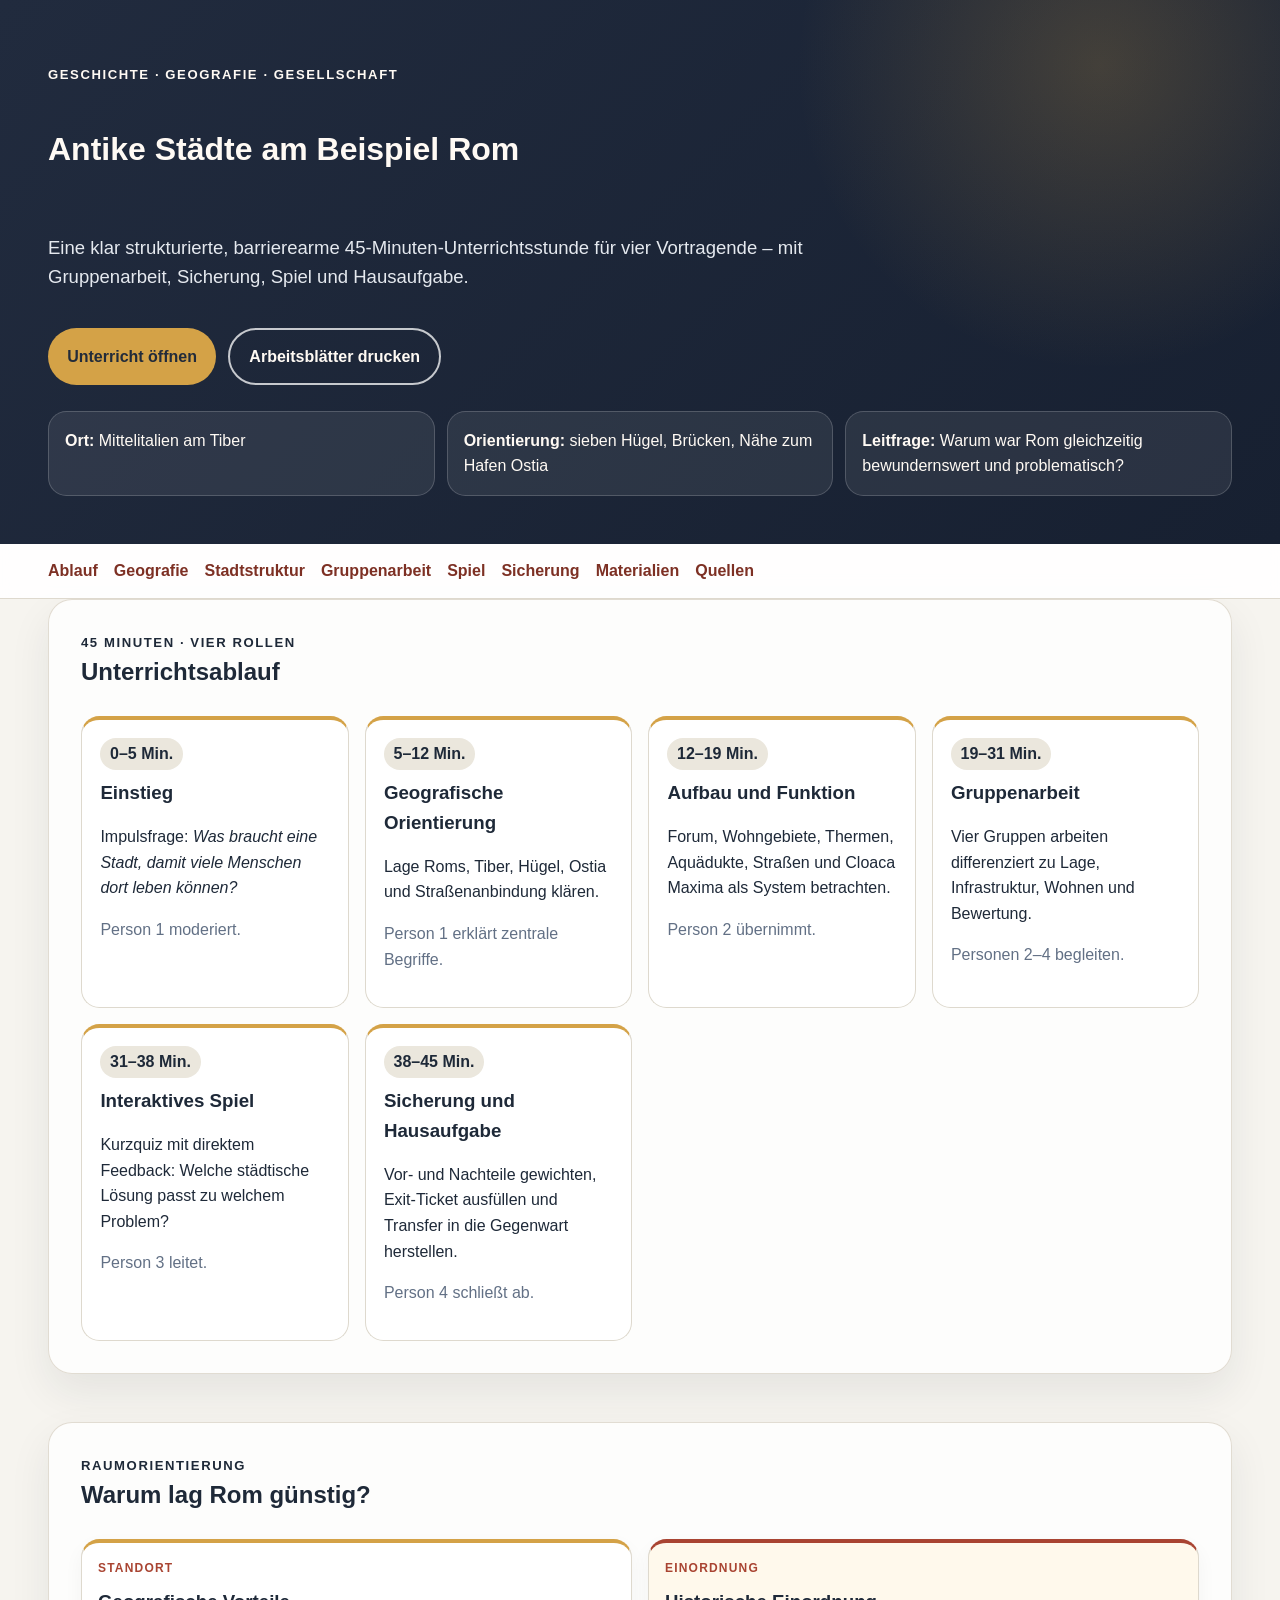
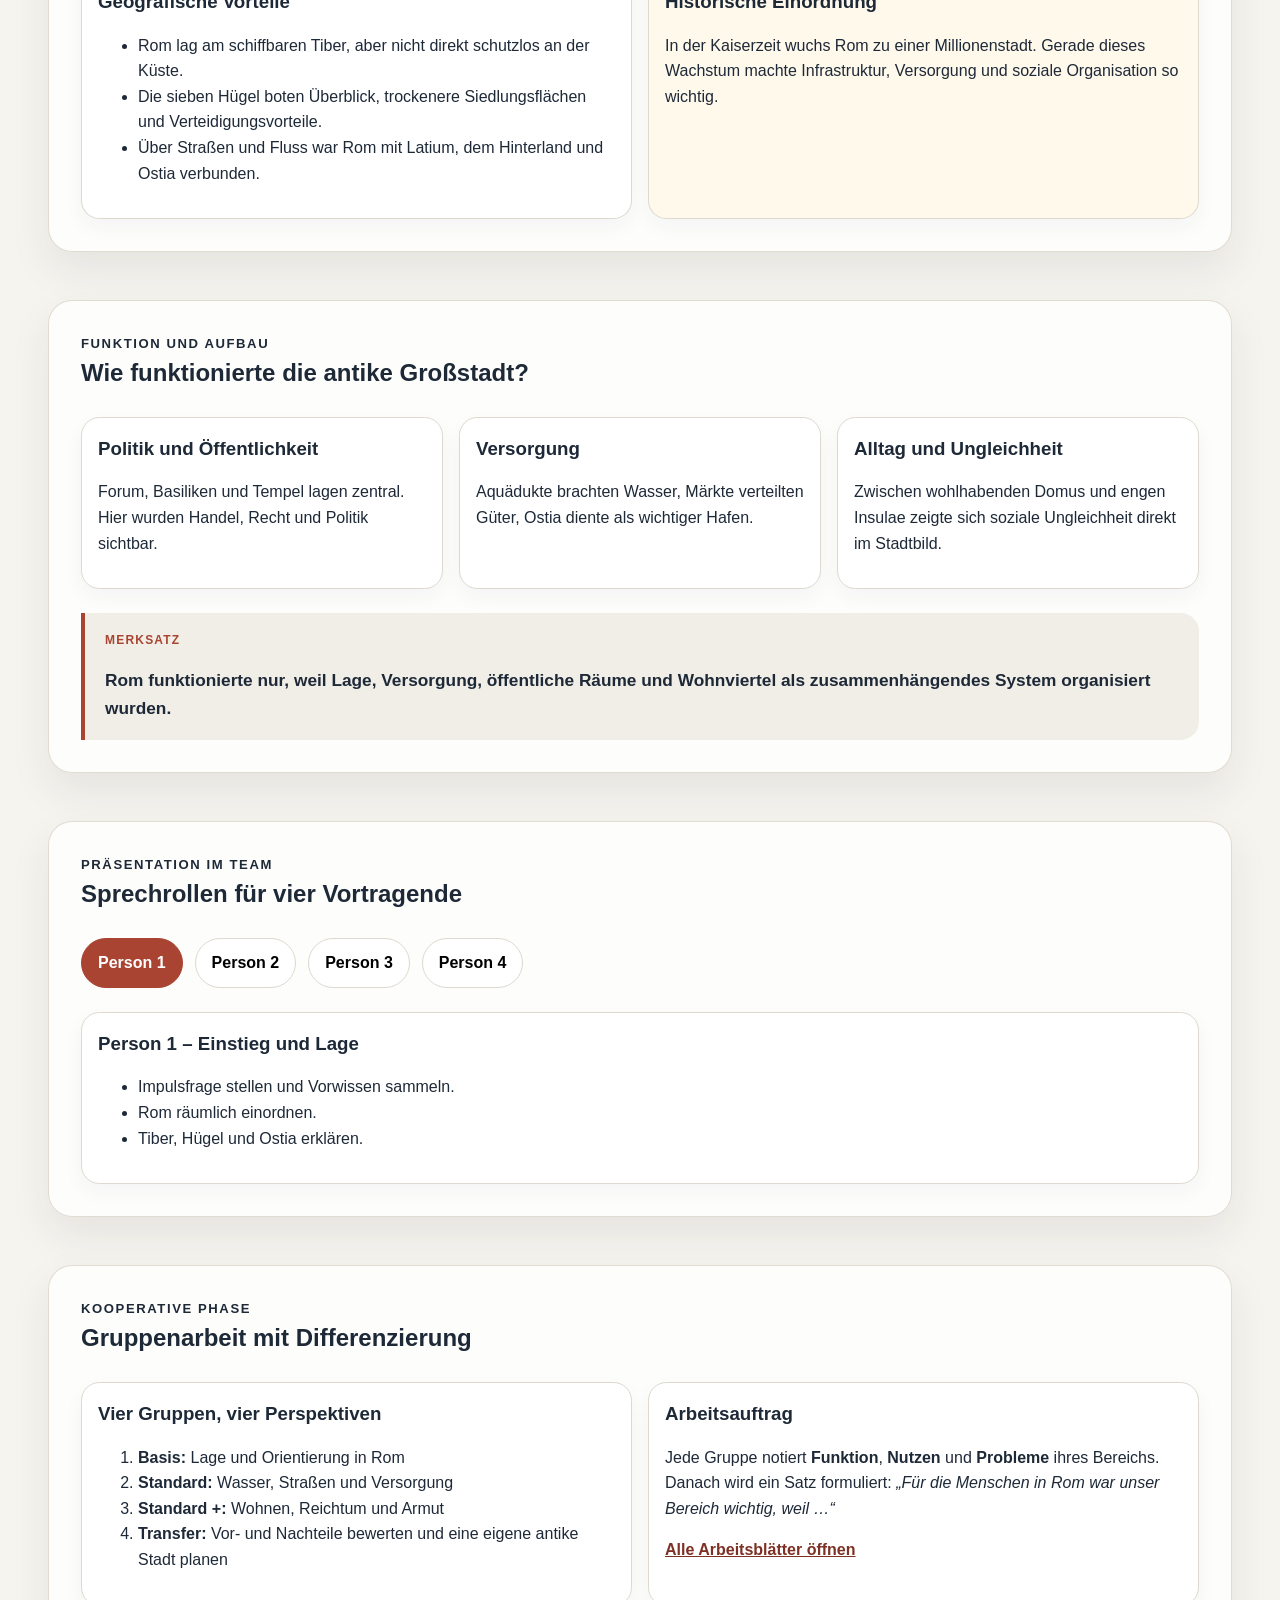
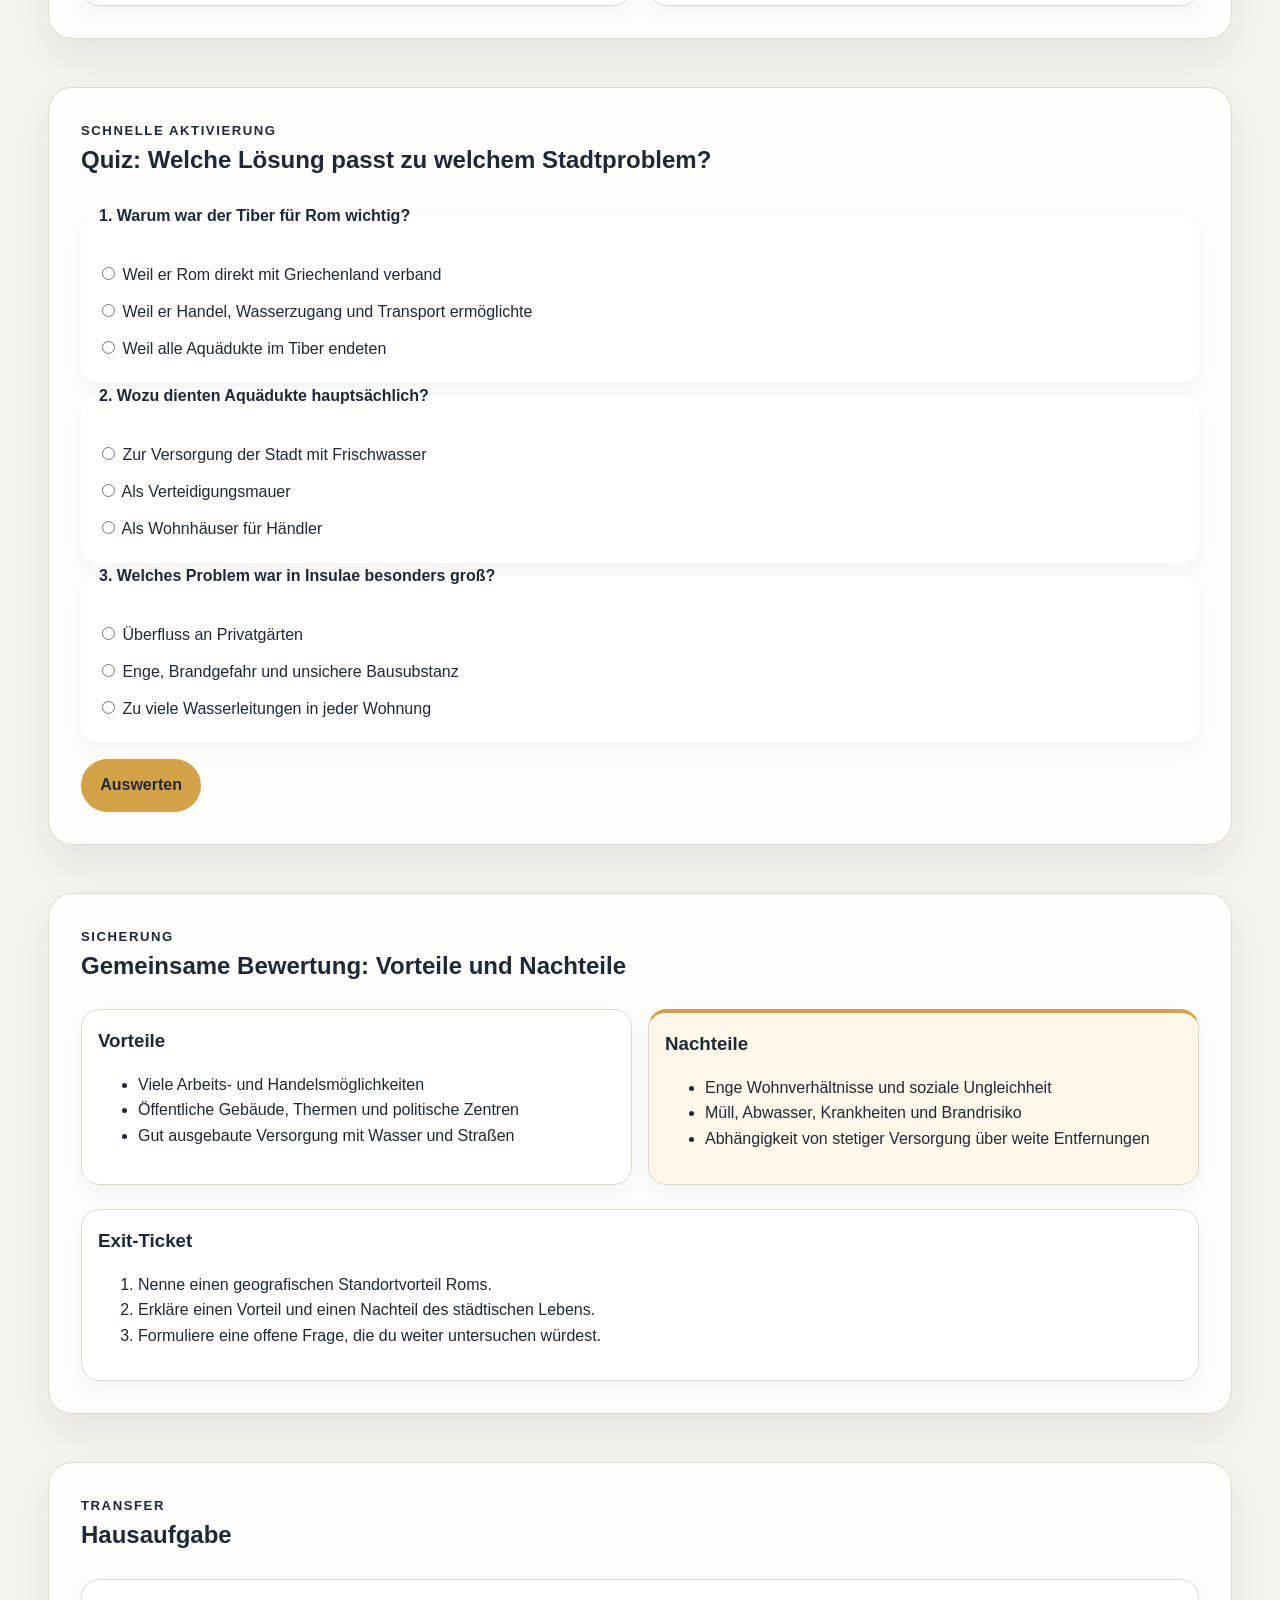
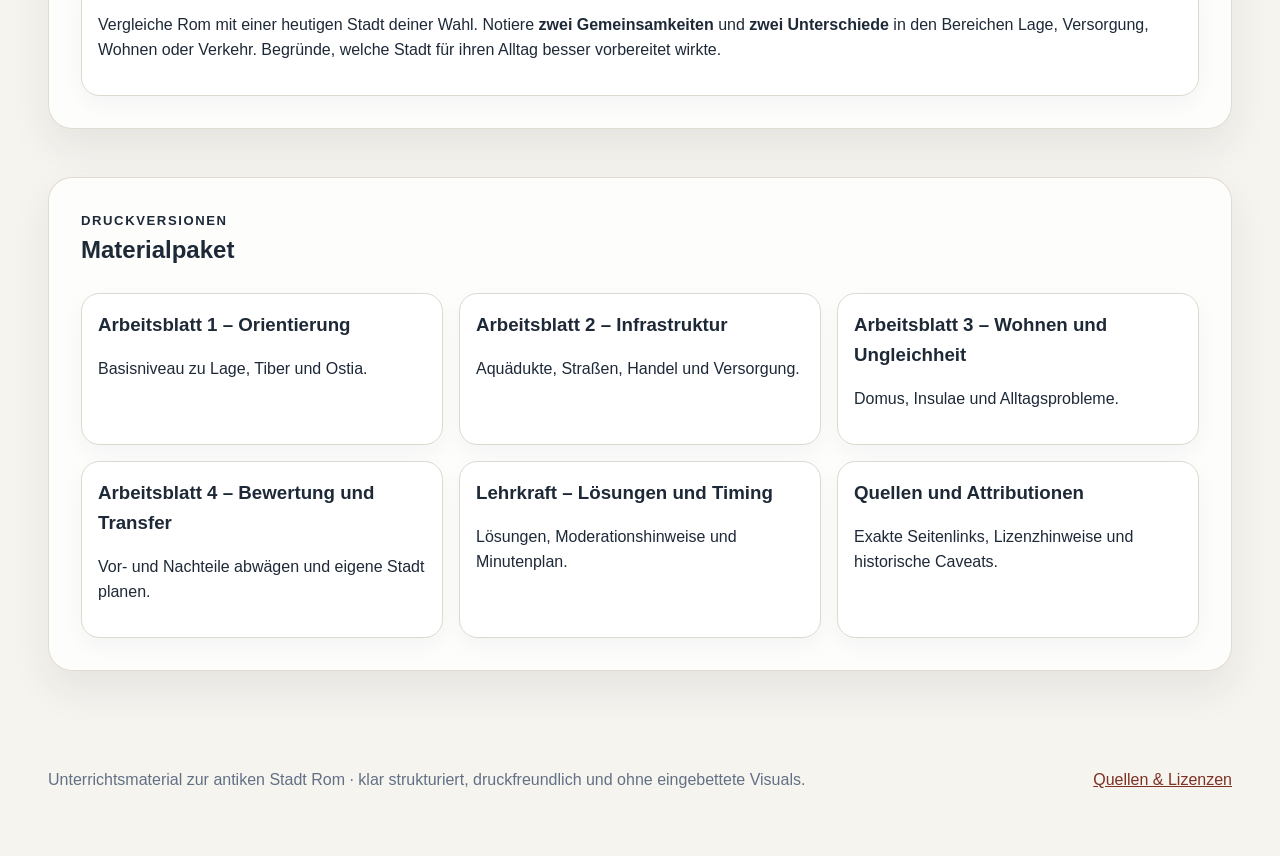
<file: index.html>
<!doctype html>
<html lang="de">
  <head>
    <meta charset="utf-8">
    <meta name="viewport" content="width=device-width, initial-scale=1">
    <title>Antikes Rom unterrichten – interaktive 45-Minuten-Stunde</title>
    <meta name="description" content="Interaktive Unterrichtswebsite zur antiken Stadt Rom mit Ablaufplan, Gruppenarbeit, Quiz, Arbeitsblättern und Lehrkraft-Hinweisen.">
    <link rel="stylesheet" href="styles.css">
    <script defer src="script.js"></script>
  </head>
  <body>
    <a class="skip-link" href="#inhalt">Direkt zum Inhalt</a>
    <header class="hero">
      <div class="hero__content wrapper">
        <p class="eyebrow">Geschichte · Geografie · Gesellschaft</p>
        <h1>Antike Städte am Beispiel Rom</h1>
        <p class="lead">Eine klar strukturierte, barrierearme 45‑Minuten-Unterrichtsstunde für vier Vortragende – mit Gruppenarbeit, Sicherung, Spiel und Hausaufgabe.</p>
        <div class="hero__actions">
          <a class="button" href="#ablauf">Unterricht öffnen</a>
          <a class="button button--secondary" href="materialien/arbeitsblatt-1-orientierung.html">Arbeitsblätter drucken</a>
        </div>
        <ul class="facts" aria-label="Schnellüberblick zu Rom">
          <li><strong>Ort:</strong> Mittelitalien am Tiber</li>
          <li><strong>Orientierung:</strong> sieben Hügel, Brücken, Nähe zum Hafen Ostia</li>
          <li><strong>Leitfrage:</strong> Warum war Rom gleichzeitig bewundernswert und problematisch?</li>
        </ul>
      </div>
    </header>

    <nav class="site-nav" aria-label="Hauptnavigation">
      <div class="wrapper nav__inner">
        <a href="#ablauf">Ablauf</a>
        <a href="#geografie">Geografie</a>
        <a href="#stadt">Stadtstruktur</a>
        <a href="#gruppen">Gruppenarbeit</a>
        <a href="#spiel">Spiel</a>
        <a href="#sicherung">Sicherung</a>
        <a href="#materialien">Materialien</a>
        <a href="quellen.html">Quellen</a>
      </div>
    </nav>

    <main id="inhalt" class="wrapper stack-xl">
      <section id="ablauf" class="panel stack-lg">
        <div class="section-heading">
          <p class="eyebrow">45 Minuten · vier Rollen</p>
          <h2>Unterrichtsablauf</h2>
        </div>
        <div class="timeline" role="list">
          <article class="timeline__item" role="listitem">
            <p class="timeline__time">0–5 Min.</p>
            <h3>Einstieg</h3>
            <p>Impulsfrage: <em>Was braucht eine Stadt, damit viele Menschen dort leben können?</em></p>
            <p class="muted">Person 1 moderiert.</p>
          </article>
          <article class="timeline__item" role="listitem">
            <p class="timeline__time">5–12 Min.</p>
            <h3>Geografische Orientierung</h3>
            <p>Lage Roms, Tiber, Hügel, Ostia und Straßenanbindung klären.</p>
            <p class="muted">Person 1 erklärt zentrale Begriffe.</p>
          </article>
          <article class="timeline__item" role="listitem">
            <p class="timeline__time">12–19 Min.</p>
            <h3>Aufbau und Funktion</h3>
            <p>Forum, Wohngebiete, Thermen, Aquädukte, Straßen und Cloaca Maxima als System betrachten.</p>
            <p class="muted">Person 2 übernimmt.</p>
          </article>
          <article class="timeline__item" role="listitem">
            <p class="timeline__time">19–31 Min.</p>
            <h3>Gruppenarbeit</h3>
            <p>Vier Gruppen arbeiten differenziert zu Lage, Infrastruktur, Wohnen und Bewertung.</p>
            <p class="muted">Personen 2–4 begleiten.</p>
          </article>
          <article class="timeline__item" role="listitem">
            <p class="timeline__time">31–38 Min.</p>
            <h3>Interaktives Spiel</h3>
            <p>Kurzquiz mit direktem Feedback: Welche städtische Lösung passt zu welchem Problem?</p>
            <p class="muted">Person 3 leitet.</p>
          </article>
          <article class="timeline__item" role="listitem">
            <p class="timeline__time">38–45 Min.</p>
            <h3>Sicherung und Hausaufgabe</h3>
            <p>Vor- und Nachteile gewichten, Exit-Ticket ausfüllen und Transfer in die Gegenwart herstellen.</p>
            <p class="muted">Person 4 schließt ab.</p>
          </article>
        </div>
      </section>

      <section id="geografie" class="panel stack-lg">
        <div class="section-heading">
          <p class="eyebrow">Raumorientierung</p>
          <h2>Warum lag Rom günstig?</h2>
        </div>
        <div class="grid-2">
          <div class="card feature-card">
            <p class="card-label">Standort</p>
            <h3>Geografische Vorteile</h3>
            <ul>
              <li>Rom lag am schiffbaren Tiber, aber nicht direkt schutzlos an der Küste.</li>
              <li>Die sieben Hügel boten Überblick, trockenere Siedlungsflächen und Verteidigungsvorteile.</li>
              <li>Über Straßen und Fluss war Rom mit Latium, dem Hinterland und Ostia verbunden.</li>
            </ul>
          </div>
          <div class="card accent-card">
            <p class="card-label">Einordnung</p>
            <h3>Historische Einordnung</h3>
            <p>In der Kaiserzeit wuchs Rom zu einer Millionenstadt. Gerade dieses Wachstum machte Infrastruktur, Versorgung und soziale Organisation so wichtig.</p>
          </div>
        </div>
      </section>

      <section id="stadt" class="panel stack-lg">
        <div class="section-heading">
          <p class="eyebrow">Funktion und Aufbau</p>
          <h2>Wie funktionierte die antike Großstadt?</h2>
        </div>
        <div class="grid-3">
          <article class="card">
            <h3>Politik und Öffentlichkeit</h3>
            <p>Forum, Basiliken und Tempel lagen zentral. Hier wurden Handel, Recht und Politik sichtbar.</p>
          </article>
          <article class="card">
            <h3>Versorgung</h3>
            <p>Aquädukte brachten Wasser, Märkte verteilten Güter, Ostia diente als wichtiger Hafen.</p>
          </article>
          <article class="card">
            <h3>Alltag und Ungleichheit</h3>
            <p>Zwischen wohlhabenden Domus und engen Insulae zeigte sich soziale Ungleichheit direkt im Stadtbild.</p>
          </article>
        </div>
        <div class="key-takeaway">
          <p class="card-label">Merksatz</p>
          <p>Rom funktionierte nur, weil Lage, Versorgung, öffentliche Räume und Wohnviertel als zusammenhängendes System organisiert wurden.</p>
        </div>
      </section>

      <section class="panel stack-lg" id="rollen">
        <div class="section-heading">
          <p class="eyebrow">Präsentation im Team</p>
          <h2>Sprechrollen für vier Vortragende</h2>
        </div>
        <div class="presenter-tabs" role="tablist" aria-label="Rollen der Vortragenden" aria-orientation="horizontal">
          <button class="tab is-active" type="button" role="tab" aria-selected="true" aria-controls="rolle-1" id="tab-1" tabindex="0">Person 1</button>
          <button class="tab" type="button" role="tab" aria-selected="false" aria-controls="rolle-2" id="tab-2" tabindex="-1">Person 2</button>
          <button class="tab" type="button" role="tab" aria-selected="false" aria-controls="rolle-3" id="tab-3" tabindex="-1">Person 3</button>
          <button class="tab" type="button" role="tab" aria-selected="false" aria-controls="rolle-4" id="tab-4" tabindex="-1">Person 4</button>
        </div>
        <div class="tab-panels">
          <section class="card tab-panel is-active" id="rolle-1" role="tabpanel" aria-labelledby="tab-1" tabindex="0">
            <h3>Person 1 – Einstieg und Lage</h3>
            <ul>
              <li>Impulsfrage stellen und Vorwissen sammeln.</li>
              <li>Rom räumlich einordnen.</li>
              <li>Tiber, Hügel und Ostia erklären.</li>
            </ul>
          </section>
          <section class="card tab-panel" id="rolle-2" role="tabpanel" aria-labelledby="tab-2" tabindex="-1" hidden>
            <h3>Person 2 – Stadtstruktur und Infrastruktur</h3>
            <ul>
              <li>Forum, Straßen, Aquädukte und Thermen vorstellen.</li>
              <li>Zur Gruppenarbeit überleiten.</li>
              <li>Gruppe 1 und 2 begleiten.</li>
            </ul>
          </section>
          <section class="card tab-panel" id="rolle-3" role="tabpanel" aria-labelledby="tab-3" tabindex="-1" hidden>
            <h3>Person 3 – Spiel und Alltagsprobleme</h3>
            <ul>
              <li>Wohnen, Verkehr und Brandgefahr thematisieren.</li>
              <li>Interaktives Quiz moderieren.</li>
              <li>Gruppe 3 unterstützen.</li>
            </ul>
          </section>
          <section class="card tab-panel" id="rolle-4" role="tabpanel" aria-labelledby="tab-4" tabindex="-1" hidden>
            <h3>Person 4 – Sicherung und Bewertung</h3>
            <ul>
              <li>Vor- und Nachteile sammeln und gewichten.</li>
              <li>Exit-Ticket und Hausaufgabe erklären.</li>
              <li>Gruppe 4 begleiten.</li>
            </ul>
          </section>
        </div>
      </section>

      <section id="gruppen" class="panel stack-lg">
        <div class="section-heading">
          <p class="eyebrow">Kooperative Phase</p>
          <h2>Gruppenarbeit mit Differenzierung</h2>
        </div>
        <div class="grid-2">
          <article class="card">
            <h3>Vier Gruppen, vier Perspektiven</h3>
            <ol>
              <li><strong>Basis:</strong> Lage und Orientierung in Rom</li>
              <li><strong>Standard:</strong> Wasser, Straßen und Versorgung</li>
              <li><strong>Standard +:</strong> Wohnen, Reichtum und Armut</li>
              <li><strong>Transfer:</strong> Vor- und Nachteile bewerten und eine eigene antike Stadt planen</li>
            </ol>
          </article>
          <article class="card">
            <h3>Arbeitsauftrag</h3>
            <p>Jede Gruppe notiert <strong>Funktion</strong>, <strong>Nutzen</strong> und <strong>Probleme</strong> ihres Bereichs. Danach wird ein Satz formuliert: <em>„Für die Menschen in Rom war unser Bereich wichtig, weil …“</em></p>
            <p><a class="text-link" href="materialien/arbeitsblatt-1-orientierung.html">Alle Arbeitsblätter öffnen</a></p>
          </article>
        </div>
      </section>

      <section id="spiel" class="panel stack-lg">
        <div class="section-heading">
          <p class="eyebrow">Schnelle Aktivierung</p>
          <h2>Quiz: Welche Lösung passt zu welchem Stadtproblem?</h2>
        </div>
        <form class="quiz stack-md" data-quiz aria-describedby="quiz-feedback">
          <fieldset class="card">
            <legend>1. Warum war der Tiber für Rom wichtig?</legend>
            <label><input type="radio" name="q1" value="wrong"> Weil er Rom direkt mit Griechenland verband</label>
            <label><input type="radio" name="q1" value="correct"> Weil er Handel, Wasserzugang und Transport ermöglichte</label>
            <label><input type="radio" name="q1" value="wrong"> Weil alle Aquädukte im Tiber endeten</label>
          </fieldset>
          <fieldset class="card">
            <legend>2. Wozu dienten Aquädukte hauptsächlich?</legend>
            <label><input type="radio" name="q2" value="correct"> Zur Versorgung der Stadt mit Frischwasser</label>
            <label><input type="radio" name="q2" value="wrong"> Als Verteidigungsmauer</label>
            <label><input type="radio" name="q2" value="wrong"> Als Wohnhäuser für Händler</label>
          </fieldset>
          <fieldset class="card">
            <legend>3. Welches Problem war in Insulae besonders groß?</legend>
            <label><input type="radio" name="q3" value="wrong"> Überfluss an Privatgärten</label>
            <label><input type="radio" name="q3" value="correct"> Enge, Brandgefahr und unsichere Bausubstanz</label>
            <label><input type="radio" name="q3" value="wrong"> Zu viele Wasserleitungen in jeder Wohnung</label>
          </fieldset>
          <div class="quiz__actions">
            <button class="button" type="submit" data-quiz-submit>Auswerten</button>
            <p class="quiz__result" id="quiz-feedback" data-quiz-result aria-live="polite" role="status"></p>
          </div>
        </form>
      </section>

      <section id="sicherung" class="panel stack-lg">
        <div class="section-heading">
          <p class="eyebrow">Sicherung</p>
          <h2>Gemeinsame Bewertung: Vorteile und Nachteile</h2>
        </div>
        <div class="grid-2">
          <article class="card">
            <h3>Vorteile</h3>
            <ul>
              <li>Viele Arbeits- und Handelsmöglichkeiten</li>
              <li>Öffentliche Gebäude, Thermen und politische Zentren</li>
              <li>Gut ausgebaute Versorgung mit Wasser und Straßen</li>
            </ul>
          </article>
          <article class="card warning-card">
            <h3>Nachteile</h3>
            <ul>
              <li>Enge Wohnverhältnisse und soziale Ungleichheit</li>
              <li>Müll, Abwasser, Krankheiten und Brandrisiko</li>
              <li>Abhängigkeit von stetiger Versorgung über weite Entfernungen</li>
            </ul>
          </article>
        </div>
        <div class="card exit-ticket">
          <h3>Exit-Ticket</h3>
          <ol>
            <li>Nenne einen geografischen Standortvorteil Roms.</li>
            <li>Erkläre einen Vorteil und einen Nachteil des städtischen Lebens.</li>
            <li>Formuliere eine offene Frage, die du weiter untersuchen würdest.</li>
          </ol>
        </div>
      </section>

      <section id="hausaufgabe" class="panel stack-lg">
        <div class="section-heading">
          <p class="eyebrow">Transfer</p>
          <h2>Hausaufgabe</h2>
        </div>
        <article class="card">
          <p>Vergleiche Rom mit einer heutigen Stadt deiner Wahl. Notiere <strong>zwei Gemeinsamkeiten</strong> und <strong>zwei Unterschiede</strong> in den Bereichen Lage, Versorgung, Wohnen oder Verkehr. Begründe, welche Stadt für ihren Alltag besser vorbereitet wirkte.</p>
        </article>
      </section>

      <section id="materialien" class="panel stack-lg">
        <div class="section-heading">
          <p class="eyebrow">Druckversionen</p>
          <h2>Materialpaket</h2>
        </div>
        <div class="grid-2 materials-list">
          <a class="card card-link" href="materialien/arbeitsblatt-1-orientierung.html">
            <h3>Arbeitsblatt 1 – Orientierung</h3>
            <p>Basisniveau zu Lage, Tiber und Ostia.</p>
          </a>
          <a class="card card-link" href="materialien/arbeitsblatt-2-infrastruktur.html">
            <h3>Arbeitsblatt 2 – Infrastruktur</h3>
            <p>Aquädukte, Straßen, Handel und Versorgung.</p>
          </a>
          <a class="card card-link" href="materialien/arbeitsblatt-3-wohnen.html">
            <h3>Arbeitsblatt 3 – Wohnen und Ungleichheit</h3>
            <p>Domus, Insulae und Alltagsprobleme.</p>
          </a>
          <a class="card card-link" href="materialien/arbeitsblatt-4-bewertung.html">
            <h3>Arbeitsblatt 4 – Bewertung und Transfer</h3>
            <p>Vor- und Nachteile abwägen und eigene Stadt planen.</p>
          </a>
          <a class="card card-link" href="materialien/lehrkraft-loesungen.html">
            <h3>Lehrkraft – Lösungen und Timing</h3>
            <p>Lösungen, Moderationshinweise und Minutenplan.</p>
          </a>
          <a class="card card-link" href="quellen.html">
            <h3>Quellen und Attributionen</h3>
            <p>Exakte Seitenlinks, Lizenzhinweise und historische Caveats.</p>
          </a>
        </div>
      </section>
    </main>

    <footer class="site-footer">
      <div class="wrapper footer__inner">
        <p>Unterrichtsmaterial zur antiken Stadt Rom · klar strukturiert, druckfreundlich und ohne eingebettete Visuals.</p>
        <p><a href="quellen.html">Quellen &amp; Lizenzen</a></p>
      </div>
    </footer>
  </body>
</html>
</file>
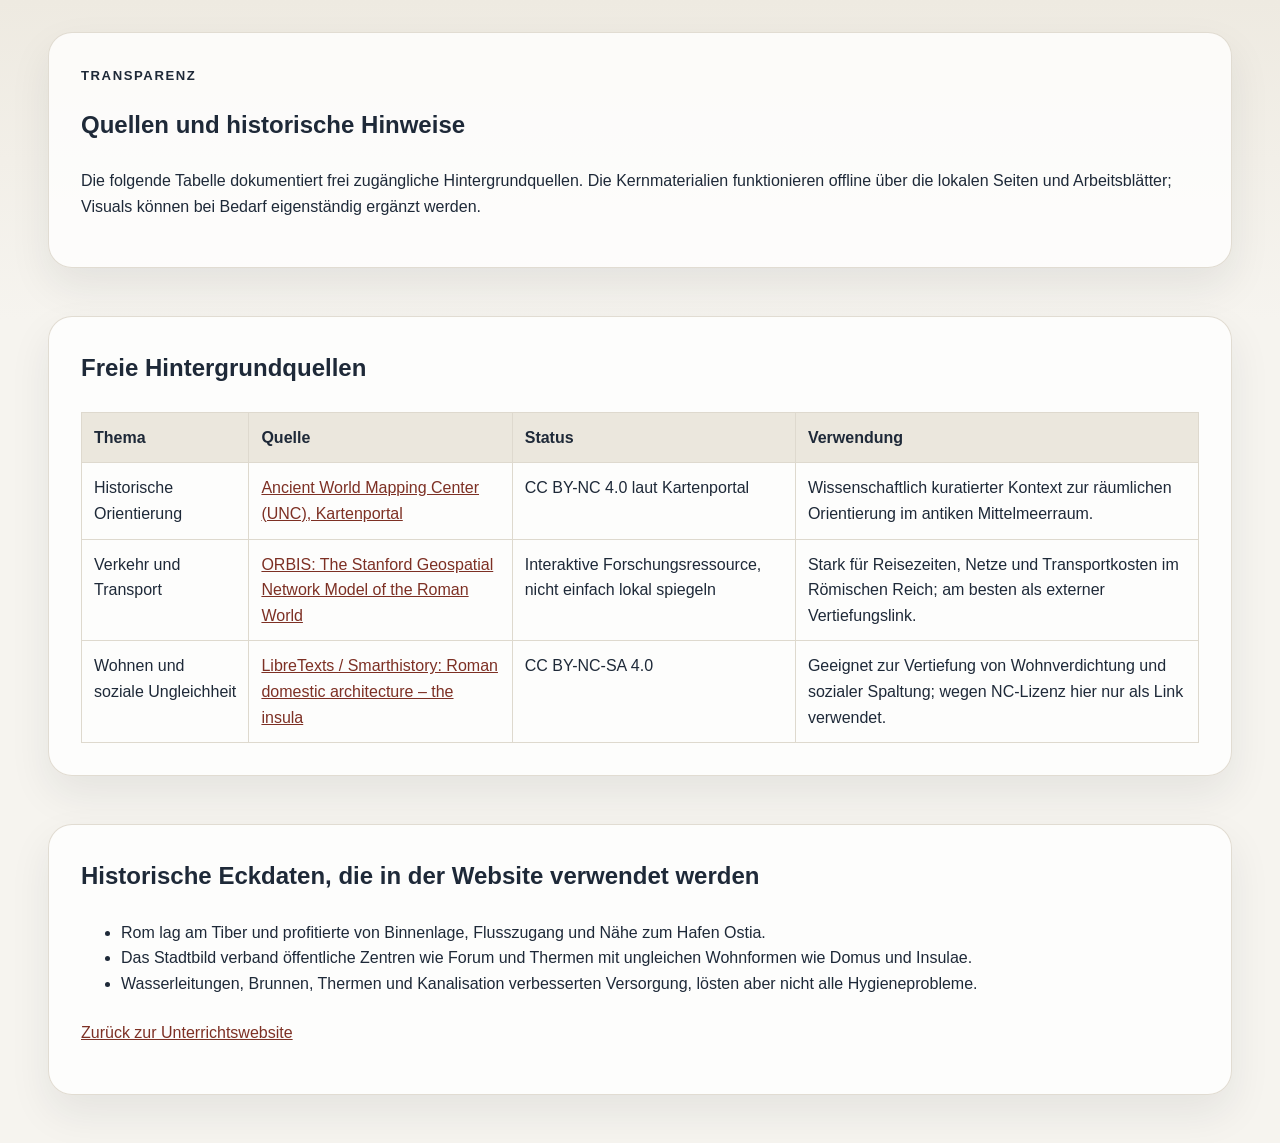
<file: quellen.html>
<!doctype html>
<html lang="de">
  <head>
    <meta charset="utf-8">
    <meta name="viewport" content="width=device-width, initial-scale=1">
    <title>Quellen und historische Hinweise – Antikes Rom unterrichten</title>
    <meta name="description" content="Quellen und historische Hinweise für die Unterrichtswebsite zur antiken Stadt Rom.">
    <link rel="stylesheet" href="styles.css">
  </head>
  <body>
    <main class="wrapper stack-xl" style="padding-block: 2rem 3rem;">
      <section class="panel stack-lg">
        <div class="section-heading">
          <p class="eyebrow">Transparenz</p>
          <h1>Quellen und historische Hinweise</h1>
        </div>
        <p>Die folgende Tabelle dokumentiert frei zugängliche Hintergrundquellen. Die Kernmaterialien funktionieren offline über die lokalen Seiten und Arbeitsblätter; Visuals können bei Bedarf eigenständig ergänzt werden.</p>
      </section>

      <section class="panel stack-lg">
        <h2>Freie Hintergrundquellen</h2>
        <table class="source-table">
          <thead>
            <tr>
              <th>Thema</th>
              <th>Quelle</th>
              <th>Status</th>
              <th>Verwendung</th>
            </tr>
          </thead>
          <tbody>
            <tr>
              <td>Historische Orientierung</td>
              <td><a href="https://awmc.unc.edu/maps/">Ancient World Mapping Center (UNC), Kartenportal</a></td>
              <td>CC BY-NC 4.0 laut Kartenportal</td>
              <td>Wissenschaftlich kuratierter Kontext zur räumlichen Orientierung im antiken Mittelmeerraum.</td>
            </tr>
            <tr>
              <td>Verkehr und Transport</td>
              <td><a href="https://orbis.stanford.edu/">ORBIS: The Stanford Geospatial Network Model of the Roman World</a></td>
              <td>Interaktive Forschungsressource, nicht einfach lokal spiegeln</td>
              <td>Stark für Reisezeiten, Netze und Transportkosten im Römischen Reich; am besten als externer Vertiefungslink.</td>
            </tr>
            <tr>
              <td>Wohnen und soziale Ungleichheit</td>
              <td><a href="https://human.libretexts.org/Bookshelves/Art/Art_History_and_Theory/SmartHistory_of_Art_2e/02%3A_SmartHistory_of_Art_II-_Ancient_Mediterranean/03%3A_Ancient_Rome_I/3.02%3A_Beginner_guides_to_Roman_architecture/3.2.05%3A_Roman_domestic_architecture-_the_insula">LibreTexts / Smarthistory: Roman domestic architecture – the insula</a></td>
              <td>CC BY-NC-SA 4.0</td>
              <td>Geeignet zur Vertiefung von Wohnverdichtung und sozialer Spaltung; wegen NC-Lizenz hier nur als Link verwendet.</td>
            </tr>
          </tbody>
        </table>
      </section>

      <section class="panel stack-lg">
        <h2>Historische Eckdaten, die in der Website verwendet werden</h2>
        <ul>
          <li>Rom lag am Tiber und profitierte von Binnenlage, Flusszugang und Nähe zum Hafen Ostia.</li>
          <li>Das Stadtbild verband öffentliche Zentren wie Forum und Thermen mit ungleichen Wohnformen wie Domus und Insulae.</li>
          <li>Wasserleitungen, Brunnen, Thermen und Kanalisation verbesserten Versorgung, lösten aber nicht alle Hygieneprobleme.</li>
        </ul>
        <p><a href="index.html">Zurück zur Unterrichtswebsite</a></p>
      </section>
    </main>
  </body>
</html>
</file>
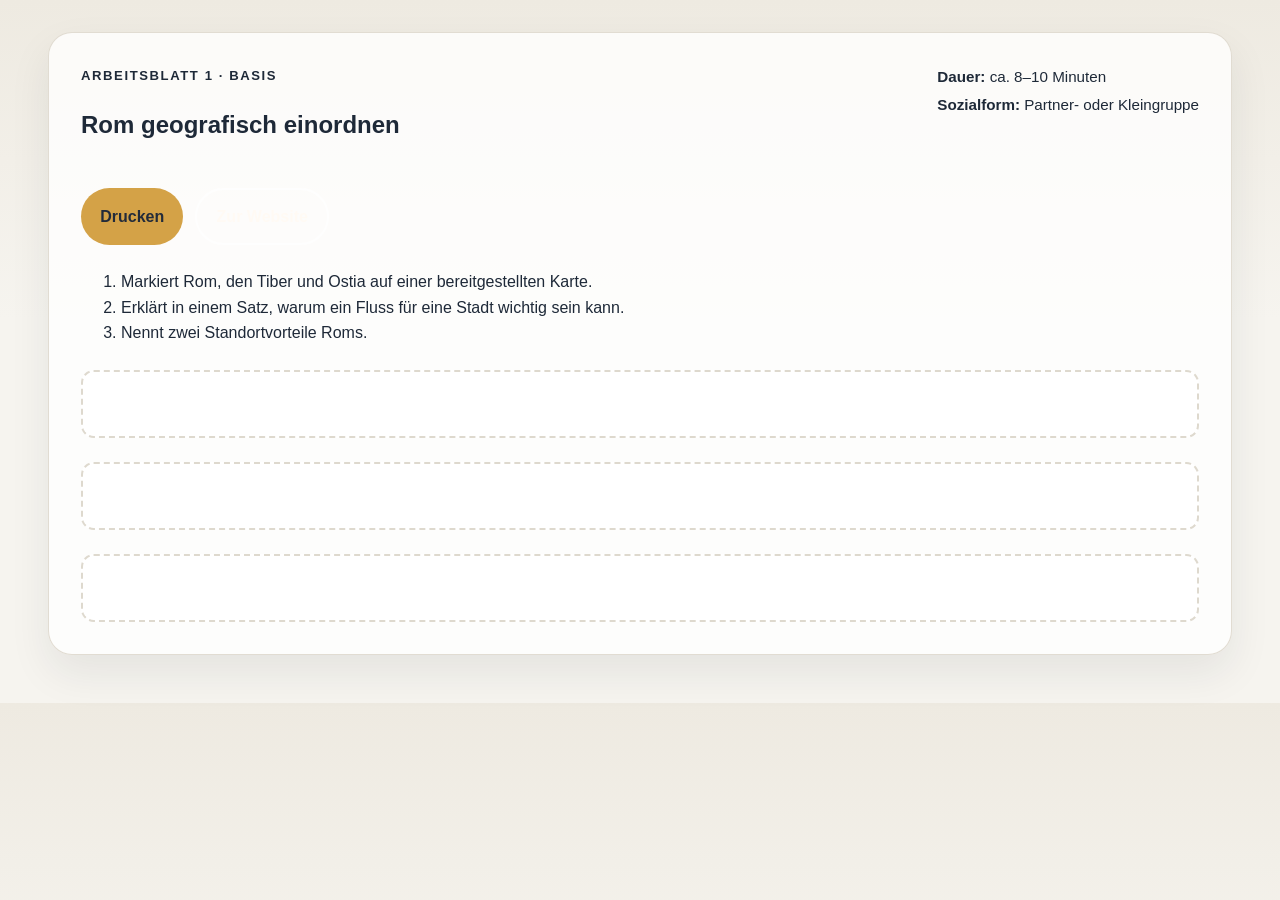
<file: materialien/arbeitsblatt-1-orientierung.html>
<!doctype html>
<html lang="de">
  <head>
    <meta charset="utf-8">
    <meta name="viewport" content="width=device-width, initial-scale=1">
    <title>Arbeitsblatt 1 – Orientierung</title>
    <link rel="stylesheet" href="../styles.css">
  </head>
  <body>
    <main class="wrapper stack-lg" style="padding-block: 2rem 3rem;">
      <section class="panel stack-lg">
        <div class="worksheet-header">
          <div>
            <p class="eyebrow">Arbeitsblatt 1 · Basis</p>
            <h1>Rom geografisch einordnen</h1>
          </div>
          <div class="worksheet-meta small">
            <span><strong>Dauer:</strong> ca. 8–10 Minuten</span>
            <span><strong>Sozialform:</strong> Partner- oder Kleingruppe</span>
          </div>
        </div>
        <div class="print-actions" data-print-hidden>
          <button class="button" type="button" onclick="window.print()">Drucken</button>
          <a class="button button--secondary" href="../index.html">Zur Website</a>
        </div>
        <ol>
          <li>Markiert Rom, den Tiber und Ostia auf einer bereitgestellten Karte.</li>
          <li>Erklärt in einem Satz, warum ein Fluss für eine Stadt wichtig sein kann.</li>
          <li>Nennt zwei Standortvorteile Roms.</li>
        </ol>
        <div class="answer-box"></div>
        <div class="answer-box"></div>
        <div class="answer-box"></div>
      </section>
    </main>
  </body>
</html>
</file>
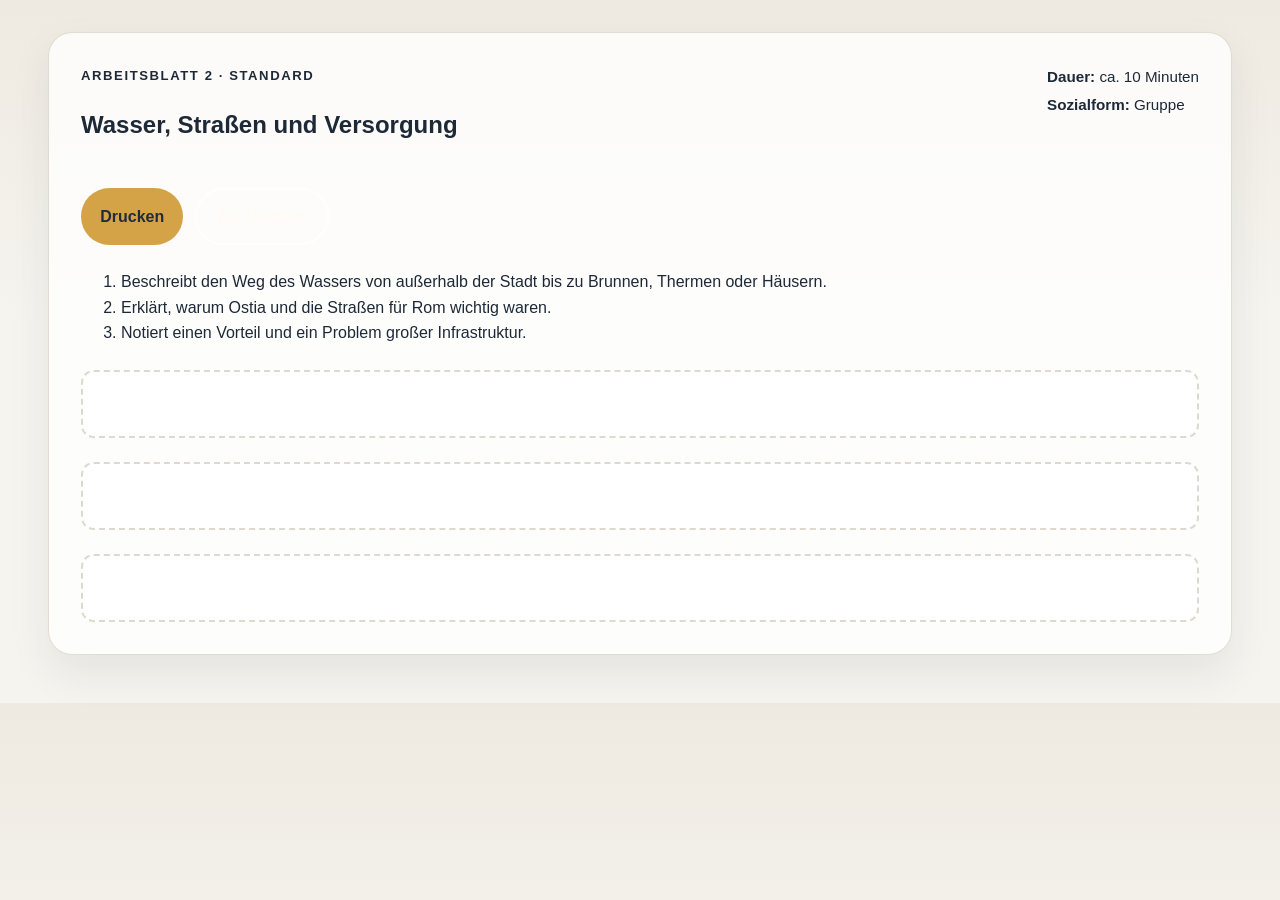
<file: materialien/arbeitsblatt-2-infrastruktur.html>
<!doctype html>
<html lang="de">
  <head>
    <meta charset="utf-8">
    <meta name="viewport" content="width=device-width, initial-scale=1">
    <title>Arbeitsblatt 2 – Infrastruktur</title>
    <link rel="stylesheet" href="../styles.css">
  </head>
  <body>
    <main class="wrapper stack-lg" style="padding-block: 2rem 3rem;">
      <section class="panel stack-lg">
        <div class="worksheet-header">
          <div>
            <p class="eyebrow">Arbeitsblatt 2 · Standard</p>
            <h1>Wasser, Straßen und Versorgung</h1>
          </div>
          <div class="worksheet-meta small">
            <span><strong>Dauer:</strong> ca. 10 Minuten</span>
            <span><strong>Sozialform:</strong> Gruppe</span>
          </div>
        </div>
        <div class="print-actions" data-print-hidden>
          <button class="button" type="button" onclick="window.print()">Drucken</button>
          <a class="button button--secondary" href="../index.html">Zur Website</a>
        </div>
        <ol>
          <li>Beschreibt den Weg des Wassers von außerhalb der Stadt bis zu Brunnen, Thermen oder Häusern.</li>
          <li>Erklärt, warum Ostia und die Straßen für Rom wichtig waren.</li>
          <li>Notiert einen Vorteil und ein Problem großer Infrastruktur.</li>
        </ol>
        <div class="answer-box"></div>
        <div class="answer-box"></div>
        <div class="answer-box"></div>
      </section>
    </main>
  </body>
</html>
</file>
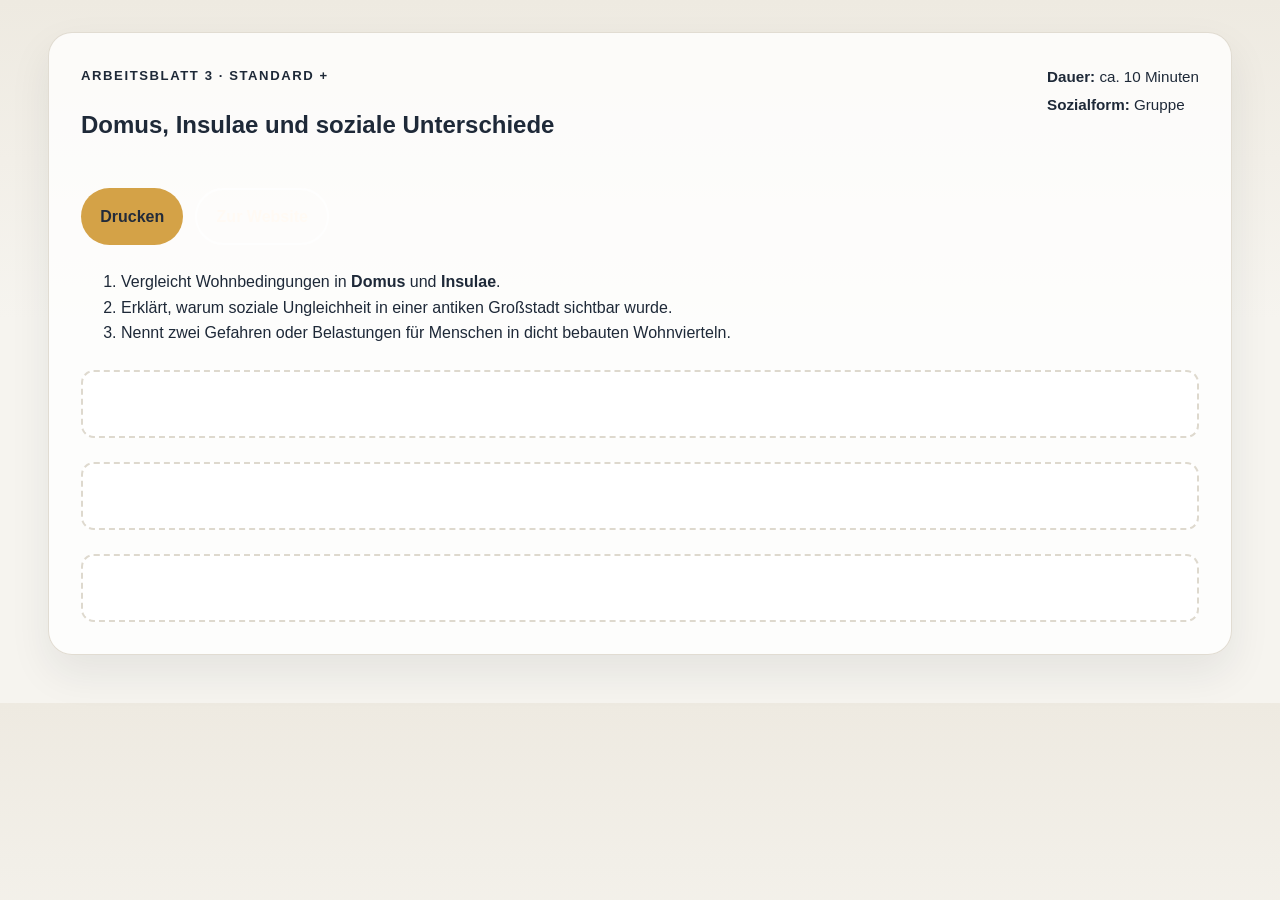
<file: materialien/arbeitsblatt-3-wohnen.html>
<!doctype html>
<html lang="de">
  <head>
    <meta charset="utf-8">
    <meta name="viewport" content="width=device-width, initial-scale=1">
    <title>Arbeitsblatt 3 – Wohnen und Ungleichheit</title>
    <link rel="stylesheet" href="../styles.css">
  </head>
  <body>
    <main class="wrapper stack-lg" style="padding-block: 2rem 3rem;">
      <section class="panel stack-lg">
        <div class="worksheet-header">
          <div>
            <p class="eyebrow">Arbeitsblatt 3 · Standard +</p>
            <h1>Domus, Insulae und soziale Unterschiede</h1>
          </div>
          <div class="worksheet-meta small">
            <span><strong>Dauer:</strong> ca. 10 Minuten</span>
            <span><strong>Sozialform:</strong> Gruppe</span>
          </div>
        </div>
        <div class="print-actions" data-print-hidden>
          <button class="button" type="button" onclick="window.print()">Drucken</button>
          <a class="button button--secondary" href="../index.html">Zur Website</a>
        </div>
        <ol>
          <li>Vergleicht Wohnbedingungen in <strong>Domus</strong> und <strong>Insulae</strong>.</li>
          <li>Erklärt, warum soziale Ungleichheit in einer antiken Großstadt sichtbar wurde.</li>
          <li>Nennt zwei Gefahren oder Belastungen für Menschen in dicht bebauten Wohnvierteln.</li>
        </ol>
        <div class="answer-box"></div>
        <div class="answer-box"></div>
        <div class="answer-box"></div>
      </section>
    </main>
  </body>
</html>
</file>
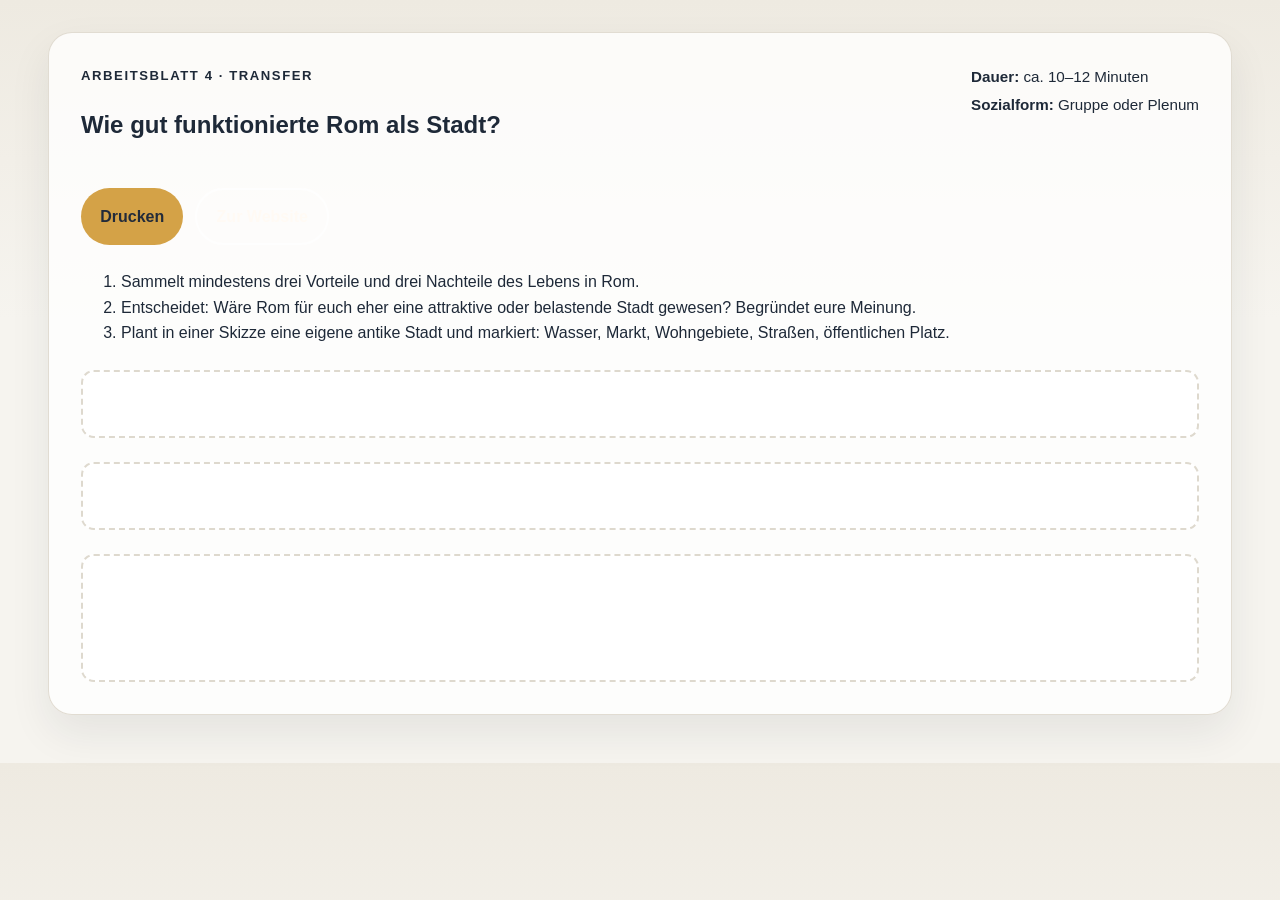
<file: materialien/arbeitsblatt-4-bewertung.html>
<!doctype html>
<html lang="de">
  <head>
    <meta charset="utf-8">
    <meta name="viewport" content="width=device-width, initial-scale=1">
    <title>Arbeitsblatt 4 – Bewertung und Transfer</title>
    <link rel="stylesheet" href="../styles.css">
  </head>
  <body>
    <main class="wrapper stack-lg" style="padding-block: 2rem 3rem;">
      <section class="panel stack-lg">
        <div class="worksheet-header">
          <div>
            <p class="eyebrow">Arbeitsblatt 4 · Transfer</p>
            <h1>Wie gut funktionierte Rom als Stadt?</h1>
          </div>
          <div class="worksheet-meta small">
            <span><strong>Dauer:</strong> ca. 10–12 Minuten</span>
            <span><strong>Sozialform:</strong> Gruppe oder Plenum</span>
          </div>
        </div>
        <div class="print-actions" data-print-hidden>
          <button class="button" type="button" onclick="window.print()">Drucken</button>
          <a class="button button--secondary" href="../index.html">Zur Website</a>
        </div>
        <ol>
          <li>Sammelt mindestens drei Vorteile und drei Nachteile des Lebens in Rom.</li>
          <li>Entscheidet: Wäre Rom für euch eher eine attraktive oder belastende Stadt gewesen? Begründet eure Meinung.</li>
          <li>Plant in einer Skizze eine eigene antike Stadt und markiert: Wasser, Markt, Wohngebiete, Straßen, öffentlichen Platz.</li>
        </ol>
        <div class="answer-box"></div>
        <div class="answer-box"></div>
        <div class="answer-box answer-box--large"></div>
      </section>
    </main>
  </body>
</html>
</file>
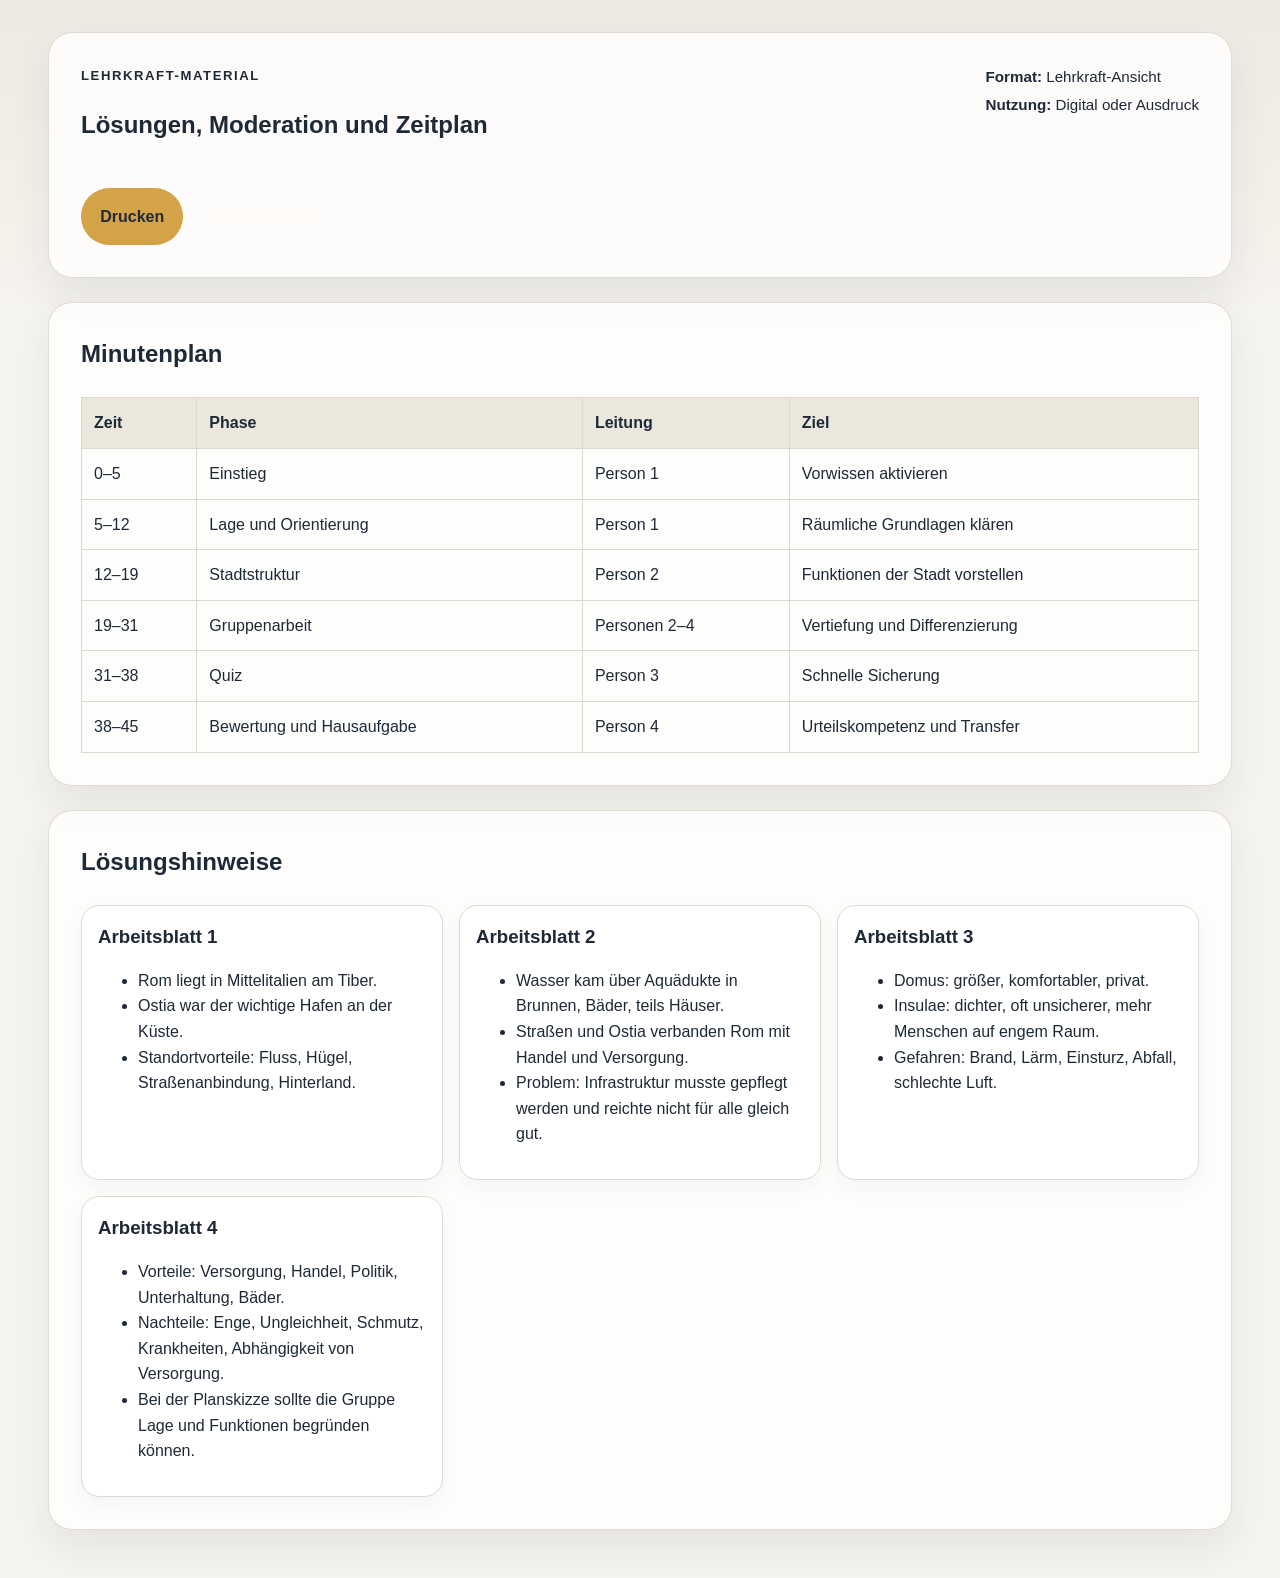
<file: materialien/lehrkraft-loesungen.html>
<!doctype html>
<html lang="de">
  <head>
    <meta charset="utf-8">
    <meta name="viewport" content="width=device-width, initial-scale=1">
    <title>Lehrkraft – Lösungen und Timing</title>
    <link rel="stylesheet" href="../styles.css">
  </head>
  <body>
    <main class="wrapper stack-lg" style="padding-block: 2rem 3rem;">
      <section class="panel stack-lg">
        <div class="worksheet-header">
          <div>
            <p class="eyebrow">Lehrkraft-Material</p>
            <h1>Lösungen, Moderation und Zeitplan</h1>
          </div>
          <div class="worksheet-meta small">
            <span><strong>Format:</strong> Lehrkraft-Ansicht</span>
            <span><strong>Nutzung:</strong> Digital oder Ausdruck</span>
          </div>
        </div>
        <div class="print-actions" data-print-hidden>
          <button class="button" type="button" onclick="window.print()">Drucken</button>
          <a class="button button--secondary" href="../index.html">Zur Website</a>
        </div>
      </section>

      <section class="panel stack-lg">
        <h2>Minutenplan</h2>
        <table class="source-table">
          <thead>
            <tr><th>Zeit</th><th>Phase</th><th>Leitung</th><th>Ziel</th></tr>
          </thead>
          <tbody>
            <tr><td>0–5</td><td>Einstieg</td><td>Person 1</td><td>Vorwissen aktivieren</td></tr>
            <tr><td>5–12</td><td>Lage und Orientierung</td><td>Person 1</td><td>Räumliche Grundlagen klären</td></tr>
            <tr><td>12–19</td><td>Stadtstruktur</td><td>Person 2</td><td>Funktionen der Stadt vorstellen</td></tr>
            <tr><td>19–31</td><td>Gruppenarbeit</td><td>Personen 2–4</td><td>Vertiefung und Differenzierung</td></tr>
            <tr><td>31–38</td><td>Quiz</td><td>Person 3</td><td>Schnelle Sicherung</td></tr>
            <tr><td>38–45</td><td>Bewertung und Hausaufgabe</td><td>Person 4</td><td>Urteilskompetenz und Transfer</td></tr>
          </tbody>
        </table>
      </section>

      <section class="panel stack-lg">
        <h2>Lösungshinweise</h2>
        <div class="grid-2">
          <article class="card">
            <h3>Arbeitsblatt 1</h3>
            <ul>
              <li>Rom liegt in Mittelitalien am Tiber.</li>
              <li>Ostia war der wichtige Hafen an der Küste.</li>
              <li>Standortvorteile: Fluss, Hügel, Straßenanbindung, Hinterland.</li>
            </ul>
          </article>
          <article class="card">
            <h3>Arbeitsblatt 2</h3>
            <ul>
              <li>Wasser kam über Aquädukte in Brunnen, Bäder, teils Häuser.</li>
              <li>Straßen und Ostia verbanden Rom mit Handel und Versorgung.</li>
              <li>Problem: Infrastruktur musste gepflegt werden und reichte nicht für alle gleich gut.</li>
            </ul>
          </article>
          <article class="card">
            <h3>Arbeitsblatt 3</h3>
            <ul>
              <li>Domus: größer, komfortabler, privat.</li>
              <li>Insulae: dichter, oft unsicherer, mehr Menschen auf engem Raum.</li>
              <li>Gefahren: Brand, Lärm, Einsturz, Abfall, schlechte Luft.</li>
            </ul>
          </article>
          <article class="card">
            <h3>Arbeitsblatt 4</h3>
            <ul>
              <li>Vorteile: Versorgung, Handel, Politik, Unterhaltung, Bäder.</li>
              <li>Nachteile: Enge, Ungleichheit, Schmutz, Krankheiten, Abhängigkeit von Versorgung.</li>
              <li>Bei der Planskizze sollte die Gruppe Lage und Funktionen begründen können.</li>
            </ul>
          </article>
        </div>
      </section>
    </main>
  </body>
</html>
</file>
<file: styles.css>
:root {
  --bg: #f6f4ef;
  --surface: #ffffff;
  --surface-2: #ebe7dd;
  --text: #1e2938;
  --muted: #627085;
  --primary: #a94432;
  --primary-dark: #7d3024;
  --accent: #d4a247;
  --success: #21735a;
  --warning: #916711;
  --border: #ded9ce;
  --shadow: 0 18px 42px rgba(30, 41, 56, 0.08);
  --radius: 1.15rem;
  --wrapper: min(74rem, calc(100vw - 2rem));
}

* { box-sizing: border-box; }
html { scroll-behavior: smooth; }
body {
  margin: 0;
  font-family: Inter, Arial, sans-serif;
  color: var(--text);
  background: linear-gradient(180deg, #eeeae1 0%, var(--bg) 20rem, var(--bg) 100%);
  line-height: 1.6;
}
img { max-width: 100%; display: block; }
a { color: var(--primary-dark); }
a:hover { color: var(--primary); }
.wrapper { width: var(--wrapper); margin-inline: auto; }
.stack-xl > * + * { margin-top: 3rem; }
.stack-lg > * + * { margin-top: 1.5rem; }
.stack-md > * + * { margin-top: 1rem; }
.skip-link {
  position: absolute;
  left: -999px;
  top: auto;
}
.skip-link:focus {
  left: 1rem;
  top: 1rem;
  background: #fff;
  padding: 0.75rem 1rem;
  z-index: 10;
}
.hero {
  background: radial-gradient(circle at 86% 12%, rgba(212, 162, 71, 0.22), transparent 19rem), linear-gradient(135deg, #212b3e, #172031);
  color: #fffaf4;
  padding: 4rem 0 3rem;
}
.hero__content { display: grid; gap: 1.1rem; }
.eyebrow {
  text-transform: uppercase;
  letter-spacing: 0.12em;
  font-size: 0.82rem;
  font-weight: 700;
  margin: 0;
  color: inherit;
}
.lead { font-size: 1.16rem; max-width: 48rem; color: #e5e9ef; }
.hero__actions {
  display: flex;
  flex-wrap: wrap;
  gap: 0.75rem;
}
.button {
  display: inline-flex;
  justify-content: center;
  align-items: center;
  padding: 0.85rem 1.2rem;
  border-radius: 999px;
  text-decoration: none;
  background: var(--accent);
  color: #222b3a;
  border: 0;
  font: inherit;
  font-weight: 700;
  cursor: pointer;
}
.button:hover,
.button:focus-visible { background: #e1b662; }
.button--secondary {
  background: transparent;
  color: #fffaf4;
  border: 2px solid rgba(255,255,255,0.75);
}
.button--secondary:hover,
.button--secondary:focus-visible {
  background: #e1b662;
  color: #222b3a;
  border-color: #e1b662;
}
.facts {
  display: grid;
  gap: 0.75rem;
  grid-template-columns: repeat(auto-fit, minmax(14rem, 1fr));
  list-style: none;
  padding: 0;
  margin: 0.5rem 0 0;
}
.facts li {
  background: rgba(255,255,255,0.08);
  padding: 1rem;
  border-radius: var(--radius);
  border: 1px solid rgba(255,255,255,0.18);
}
.site-nav {
  position: sticky;
  top: 0;
  z-index: 5;
  backdrop-filter: blur(10px);
  background: rgba(255, 255, 255, 0.91);
  border-bottom: 1px solid var(--border);
}
.nav__inner {
  display: flex;
  gap: 1rem;
  overflow-x: auto;
  padding: 0.9rem 0;
}
.nav__inner a {
  white-space: nowrap;
  text-decoration: none;
  font-weight: 600;
}
.panel {
  background: rgba(255, 255, 255, 0.78);
  border: 1px solid rgba(222, 217, 206, 0.9);
  border-radius: calc(var(--radius) + 0.35rem);
  padding: clamp(1.35rem, 3vw, 2rem);
  box-shadow: var(--shadow);
}
.section-heading h2,
.panel h2,
.panel h3 { margin: 0; }
.grid-2,
.grid-3 {
  display: grid;
  gap: 1rem;
}
.grid-2 { grid-template-columns: repeat(auto-fit, minmax(18rem, 1fr)); }
.grid-3 { grid-template-columns: repeat(auto-fit, minmax(14rem, 1fr)); }
.card {
  background: var(--surface);
  border: 1px solid var(--border);
  border-radius: var(--radius);
  padding: 1rem;
  box-shadow: 0 8px 20px rgba(30, 41, 56, 0.045);
}
.card h3 { margin-bottom: 0.6rem; }
.muted { color: var(--muted); }
.feature-card { border-top: 4px solid var(--accent); }
.accent-card { background: #fff9ec; border-top: 4px solid var(--primary); }
.warning-card { background: #fff7e9; border-top: 4px solid var(--accent); }
.card-label {
  margin: 0 0 0.55rem;
  color: var(--primary);
  font-size: 0.75rem;
  font-weight: 800;
  letter-spacing: 0.1em;
  text-transform: uppercase;
}
.key-takeaway {
  border-left: 4px solid var(--primary);
  padding: 1.1rem 1.25rem;
  background: #f1eee7;
  border-radius: 0 var(--radius) var(--radius) 0;
}
.key-takeaway p:last-child { margin-bottom: 0; font-size: 1.08rem; font-weight: 600; }
.timeline {
  display: grid;
  gap: 1rem;
  grid-template-columns: repeat(auto-fit, minmax(14rem, 1fr));
}
.timeline__item {
  background: var(--surface);
  border: 1px solid var(--border);
  border-radius: var(--radius);
  padding: 1.15rem;
  border-top: 4px solid var(--accent);
}
.timeline__time {
  display: inline-block;
  margin: 0 0 0.5rem;
  padding: 0.2rem 0.6rem;
  border-radius: 999px;
  background: var(--surface-2);
  font-weight: 700;
}
.presenter-tabs {
  display: flex;
  flex-wrap: wrap;
  gap: 0.75rem;
}
.tab {
  padding: 0.7rem 1rem;
  border-radius: 999px;
  border: 1px solid var(--border);
  background: var(--surface);
  cursor: pointer;
  font: inherit;
  font-weight: 700;
}
.tab.is-active,
.tab[aria-selected="true"] {
  background: var(--primary);
  color: #fff;
  border-color: var(--primary);
}
.quiz fieldset {
  border: 0;
  padding: 1rem;
  margin: 0;
}
.quiz legend {
  font-weight: 700;
  margin-bottom: 0.75rem;
}
.quiz label {
  display: block;
  padding: 0.35rem 0;
}
.quiz__actions {
  display: flex;
  align-items: center;
  gap: 1rem;
  flex-wrap: wrap;
}
.quiz__result { font-weight: 700; }
.quiz__result.is-good { color: var(--success); }
.quiz__result.is-mid { color: var(--warning); }
.quiz__result.is-low { color: var(--primary); }
.materials-list .card-link {
  text-decoration: none;
  color: inherit;
}
.materials-list .card-link:hover,
.materials-list .card-link:focus-visible {
  outline: 3px solid rgba(169,68,50,0.25);
  transform: translateY(-2px);
}
.text-link { font-weight: 700; }
.site-footer {
  margin-top: 3rem;
  padding: 2rem 0 3rem;
  color: var(--muted);
}
.footer__inner {
  display: flex;
  justify-content: space-between;
  gap: 1rem;
  flex-wrap: wrap;
}
.worksheet-header {
  display: flex;
  justify-content: space-between;
  gap: 1rem;
  align-items: flex-start;
  flex-wrap: wrap;
}
.worksheet-meta {
  display: grid;
  gap: 0.25rem;
}
.print-actions {
  display: flex;
  gap: 0.75rem;
  flex-wrap: wrap;
}
.answer-box {
  min-height: 4.25rem;
  border: 2px dashed var(--border);
  border-radius: 0.8rem;
  padding: 0.8rem;
  background: #fff;
}
.answer-box--large { min-height: 8rem; }
.small { font-size: 0.95rem; }
.source-table {
  width: 100%;
  border-collapse: collapse;
}
.source-table th,
.source-table td {
  border: 1px solid var(--border);
  padding: 0.75rem;
  text-align: left;
  vertical-align: top;
}
.source-table th { background: var(--surface-2); }
@media (max-width: 48rem) {
  .hero { padding-top: 3rem; }
  .lead { font-size: 1rem; }
}
@media print {
  .site-nav,
  .site-footer,
  .hero__actions,
  .print-actions,
  .skip-link,
  [data-print-hidden] { display: none !important; }
  body {
    background: #fff;
    color: #000;
    font-size: 11pt;
  }
  .hero,
  .panel,
  .card {
    background: #fff;
    color: #000;
    box-shadow: none;
    border-color: #666;
  }
  .panel { break-inside: avoid; }
  a { color: #000; text-decoration: underline; }
}
</file>
